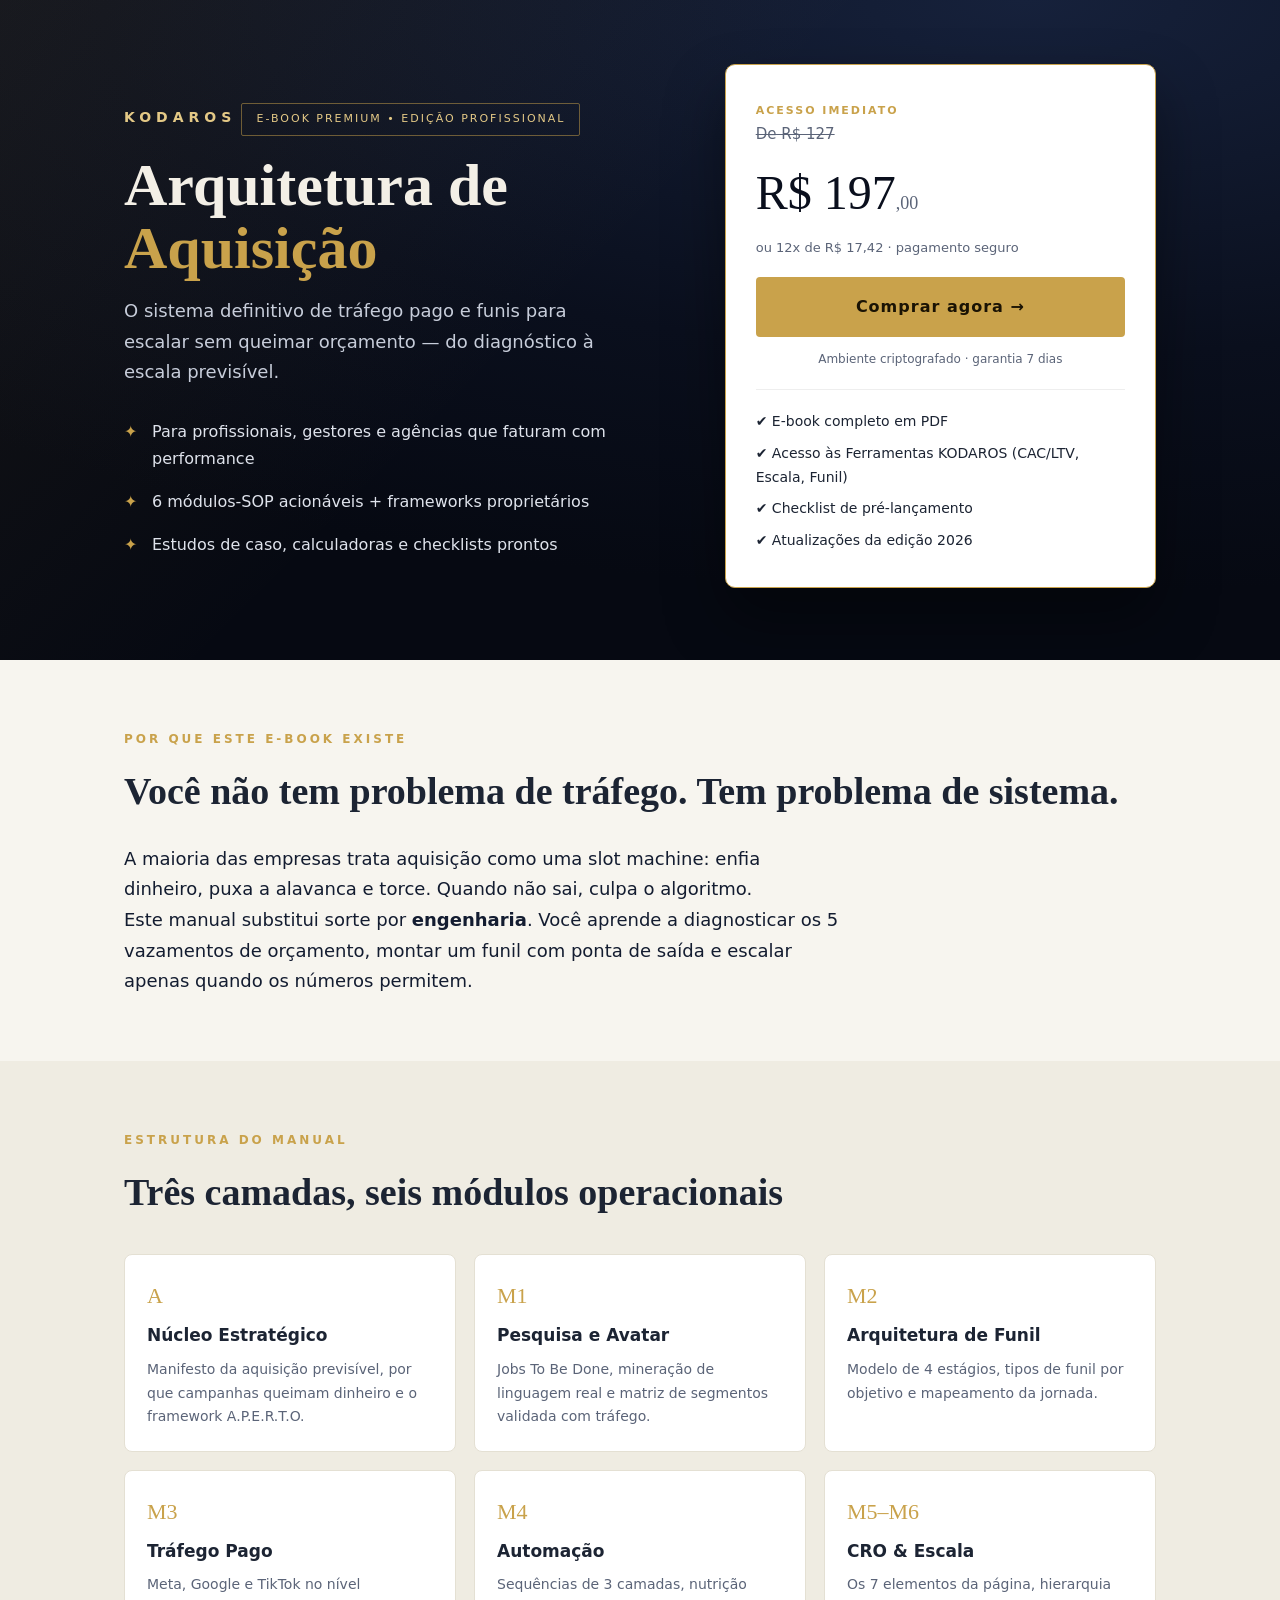
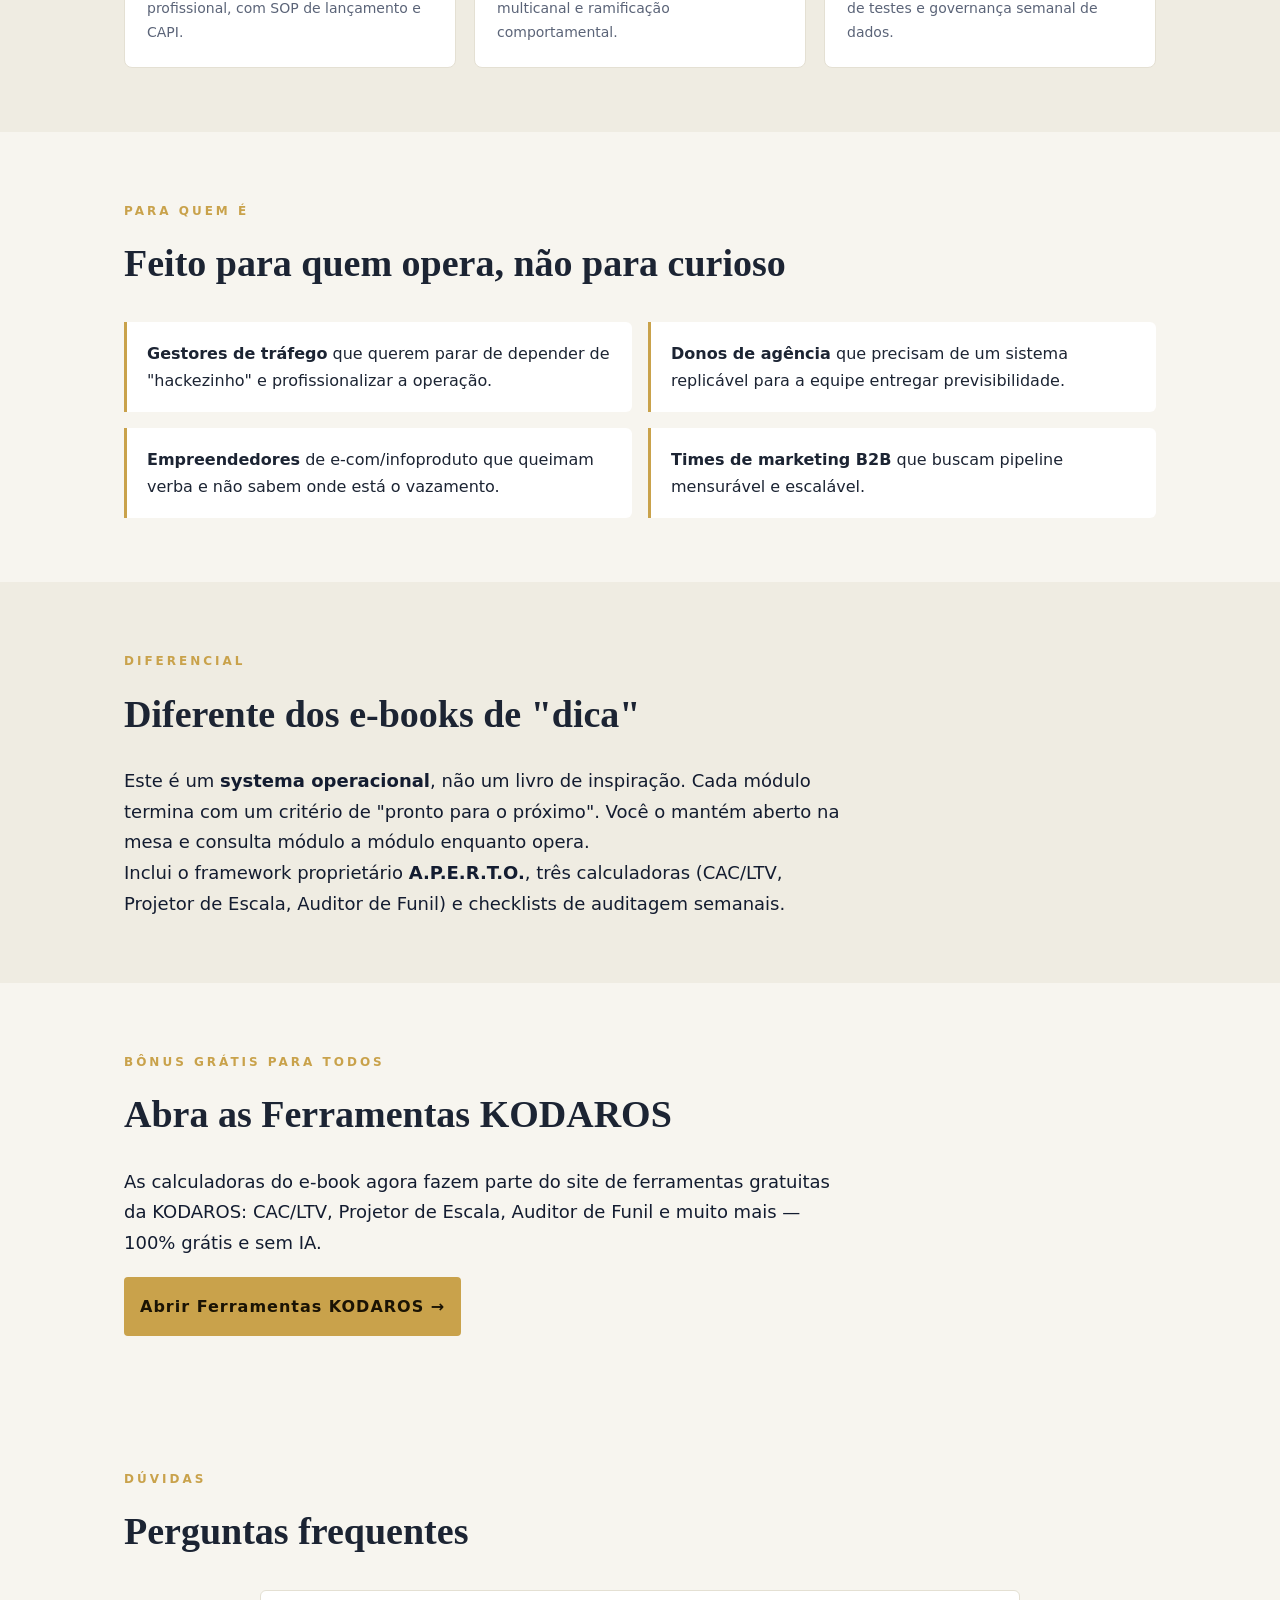
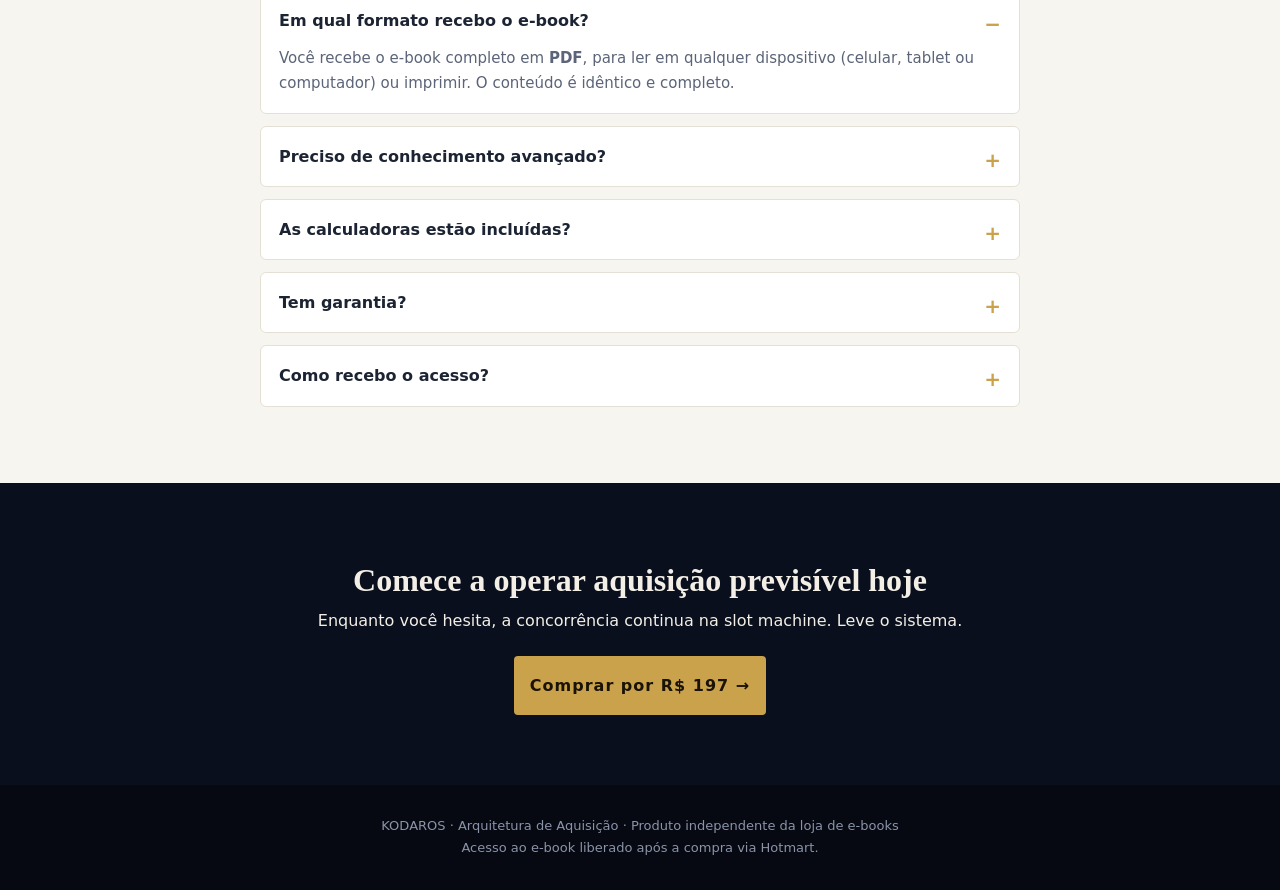
<file: index.html>
<!DOCTYPE html>
<html lang="pt-BR">
<head>
  <meta charset="UTF-8">
  <meta http-equiv="refresh" content="0; url=venda.html">
  <link rel="canonical" href="venda.html">
  <title>Arquitetura de Aquisição — KODAROS</title>
</head>
<body>
  <p>Redirecionando para a página de vendas… <a href="venda.html">clique aqui</a>.</p>
</body>
</html>
</file>
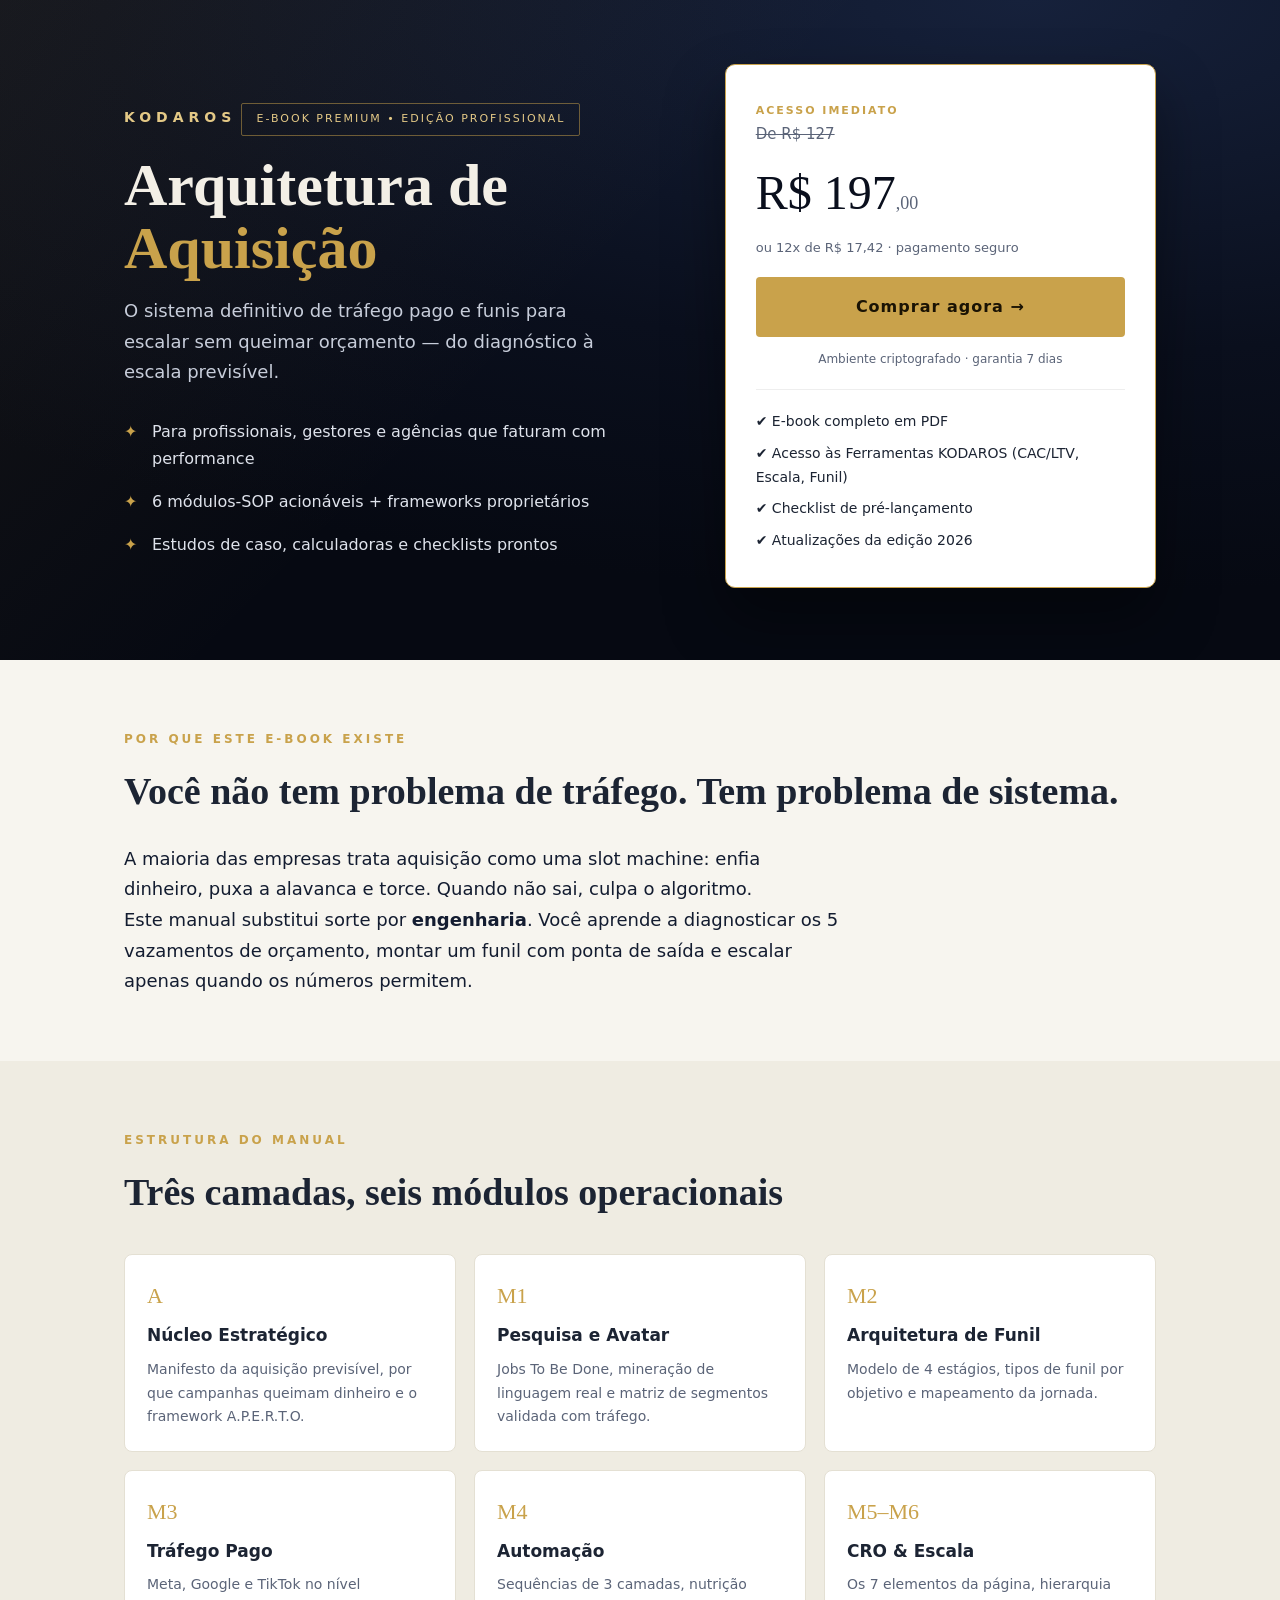
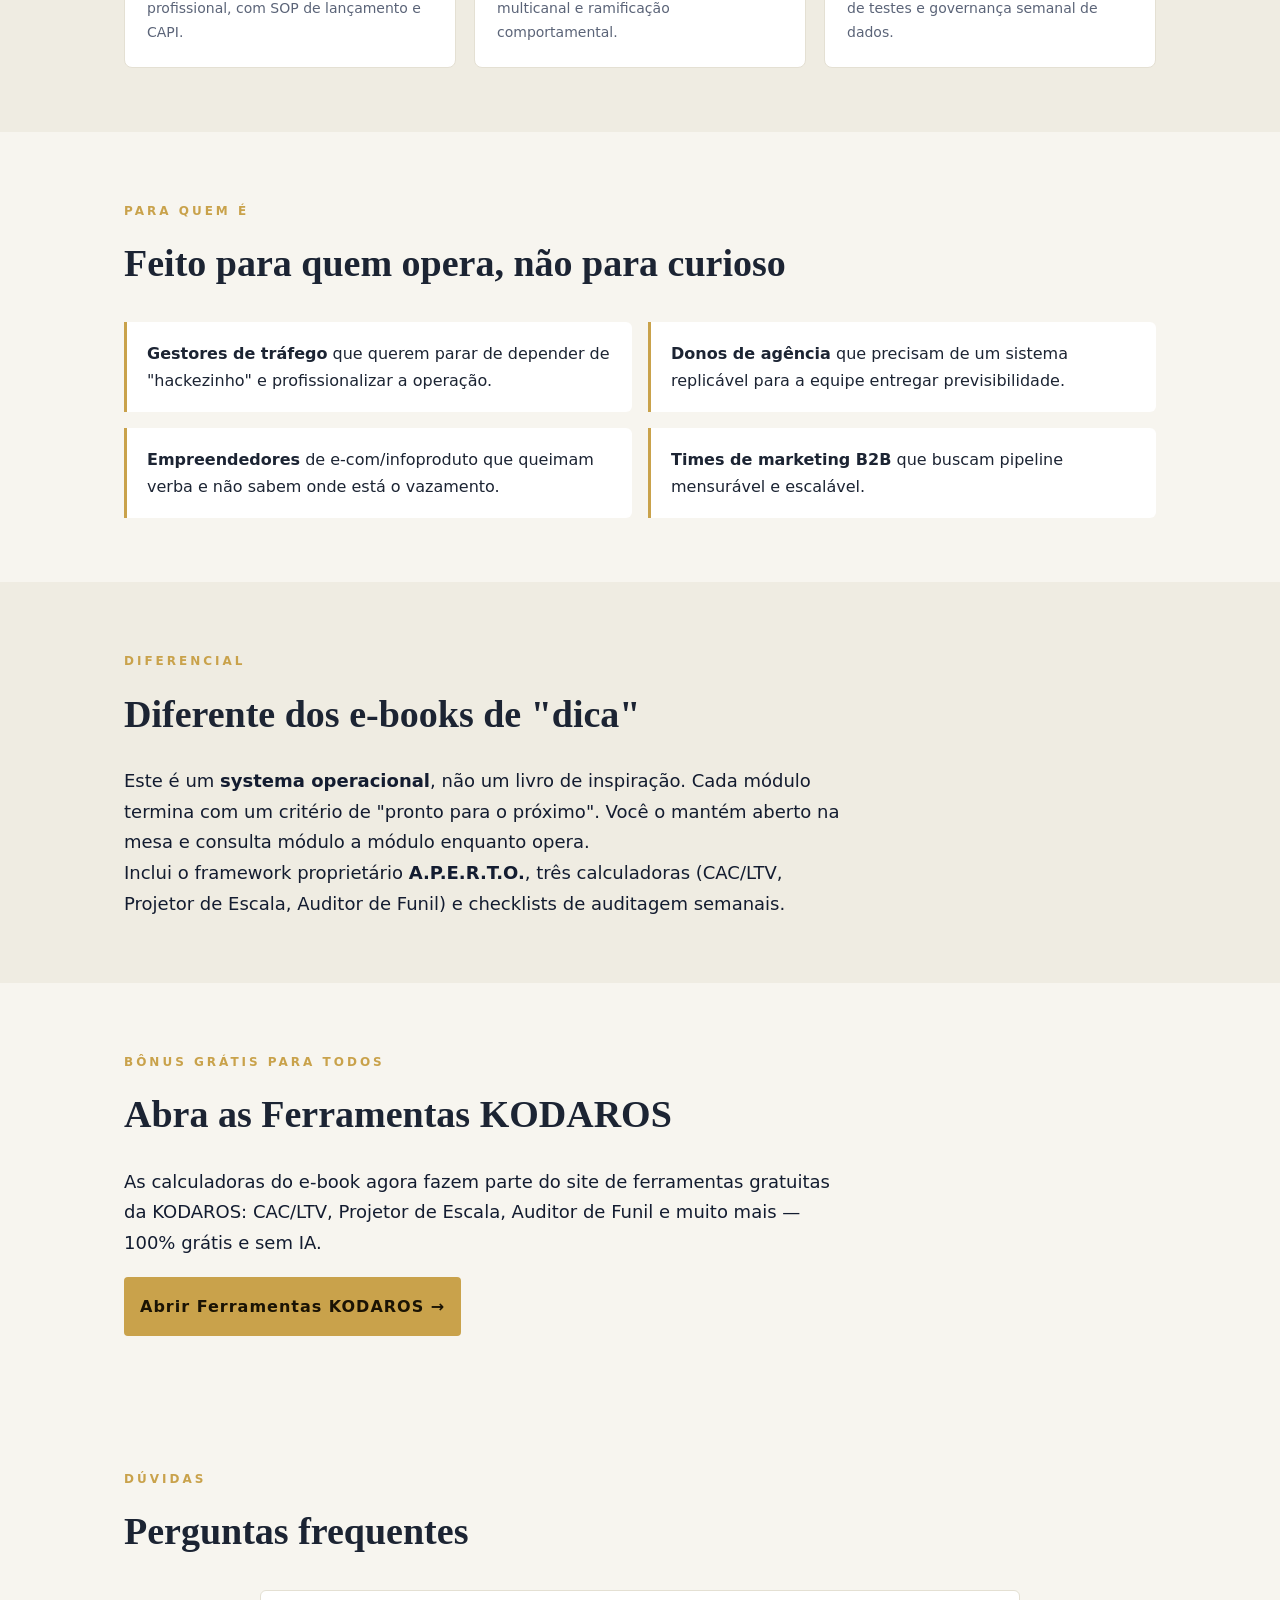
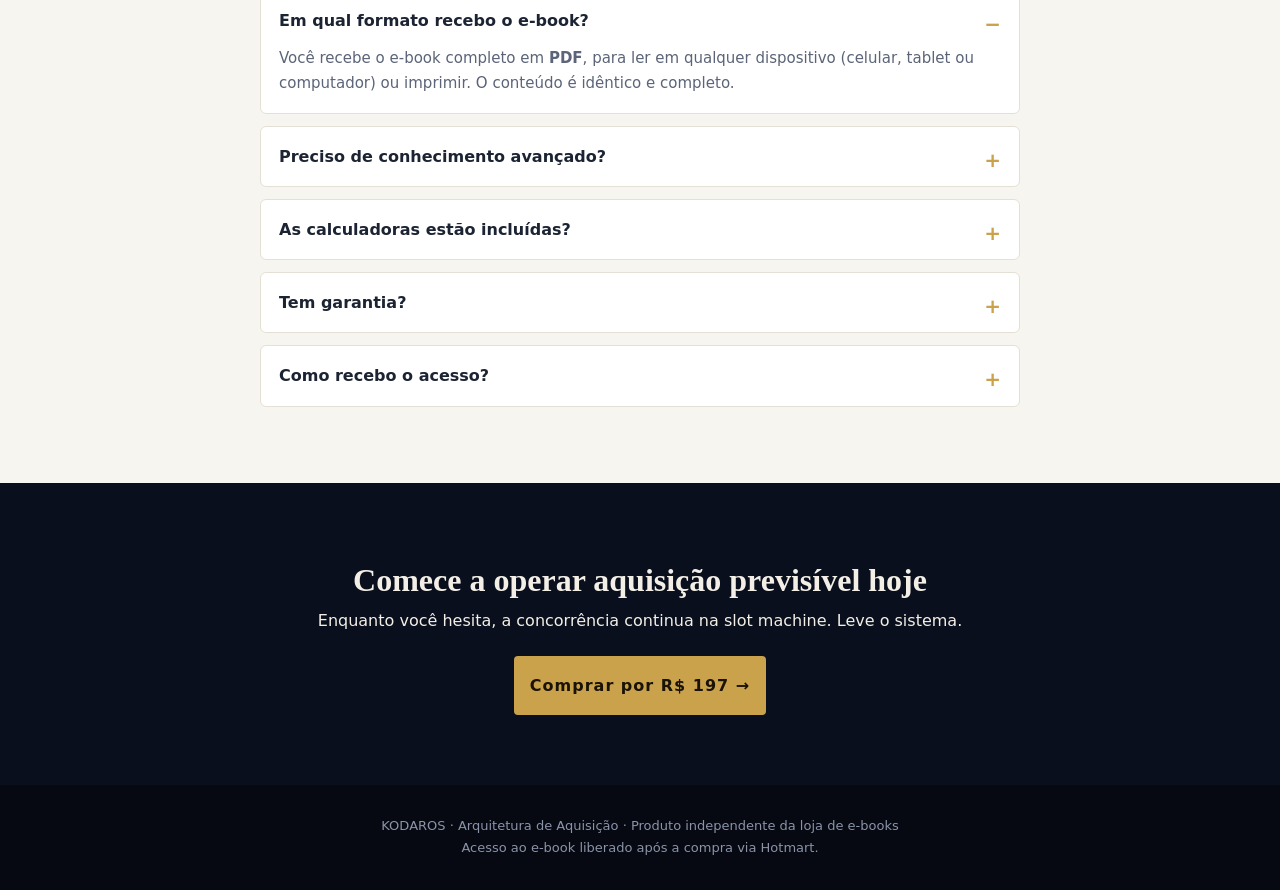
<file: venda.html>
<!DOCTYPE html>
<html lang="pt-BR">
<head>
<meta charset="UTF-8">
<meta name="viewport" content="width=device-width, initial-scale=1.0">
<title>Arquitetura de Aquisição — E-book Premium | KODAROS</title>
<meta name="description" content="O sistema definitivo de tráfego pago e funis para escalar sem queimar orçamento. E-book avançado para profissionais e agências. R$ 197.">
<link rel="stylesheet" href="venda.css">
</head>
<body>

<!-- HERO -->
<section class="hero">
  <div class="wrap">
    <div>
      <span class="brand">KODAROS</span>
      <span class="kicker">E-book Premium • Edição Profissional</span>
      <h1>Arquitetura de <em>Aquisição</em></h1>
      <p class="sub">O sistema definitivo de tráfego pago e funis para escalar sem queimar orçamento — do diagnóstico à escala previsível.</p>
      <ul>
        <li>Para profissionais, gestores e agências que faturam com performance</li>
        <li>6 módulos-SOP acionáveis + frameworks proprietários</li>
        <li>Estudos de caso, calculadoras e checklists prontos</li>
      </ul>
    </div>
    <div class="pricecard">
      <span class="tag">Acesso imediato</span>
      <div class="old">De R$ 127</div>
      <div class="now">R$ 197<small>,00</small></div>
      <div class="pay">ou 12x de R$ 17,42 · pagamento seguro</div>
      <!-- LINK DE CHECKOUT DA HOTMART: definido abaixo -->
      <a class="btn-buy" href="https://pay.hotmart.com/B107295159O" target="_blank" rel="noopener">Comprar agora →</a>
      <div class="secure">Ambiente criptografado · garantia 7 dias</div>
      <div class="inc">
        <div>✔ E-book completo em PDF</div>
        <div>✔ Acesso às Ferramentas KODAROS (CAC/LTV, Escala, Funil)</div>
        <div>✔ Checklist de pré-lançamento</div>
        <div>✔ Atualizações da edição 2026</div>
      </div>
    </div>
  </div>
</section>

<!-- O PROBLEMA -->
<section class="block">
  <div class="wrap">
    <span class="eyebrow">Por que este e-book existe</span>
    <h2 class="title">Você não tem problema de tráfego. Tem problema de sistema.</h2>
    <p class="lead">A maioria das empresas trata aquisição como uma slot machine: enfia dinheiro, puxa a alavanca e torce. Quando não sai, culpa o algoritmo.</p>
    <p class="lead">Este manual substitui sorte por <strong>engenharia</strong>. Você aprende a diagnosticar os 5 vazamentos de orçamento, montar um funil com ponta de saída e escalar apenas quando os números permitem.</p>
  </div>
</section>

<!-- O QUE VOCÊ RECEBE / MÓDULOS -->
<section class="block alt">
  <div class="wrap">
    <span class="eyebrow">Estrutura do manual</span>
    <h2 class="title">Três camadas, seis módulos operacionais</h2>
    <div class="grid3">
      <div class="card"><div class="n">A</div><h4>Núcleo Estratégico</h4><p>Manifesto da aquisição previsível, por que campanhas queimam dinheiro e o framework A.P.E.R.T.O.</p></div>
      <div class="card"><div class="n">M1</div><h4>Pesquisa e Avatar</h4><p>Jobs To Be Done, mineração de linguagem real e matriz de segmentos validada com tráfego.</p></div>
      <div class="card"><div class="n">M2</div><h4>Arquitetura de Funil</h4><p>Modelo de 4 estágios, tipos de funil por objetivo e mapeamento da jornada.</p></div>
      <div class="card"><div class="n">M3</div><h4>Tráfego Pago</h4><p>Meta, Google e TikTok no nível profissional, com SOP de lançamento e CAPI.</p></div>
      <div class="card"><div class="n">M4</div><h4>Automação</h4><p>Sequências de 3 camadas, nutrição multicanal e ramificação comportamental.</p></div>
      <div class="card"><div class="n">M5–M6</div><h4>CRO & Escala</h4><p>Os 7 elementos da página, hierarquia de testes e governança semanal de dados.</p></div>
    </div>
  </div>
</section>

<!-- PARA QUEM -->
<section class="block">
  <div class="wrap">
    <span class="eyebrow">Para quem é</span>
    <h2 class="title">Feito para quem opera, não para curioso</h2>
    <div class="aud">
      <div class="item"><strong>Gestores de tráfego</strong> que querem parar de depender de "hackezinho" e profissionalizar a operação.</div>
      <div class="item"><strong>Donos de agência</strong> que precisam de um sistema replicável para a equipe entregar previsibilidade.</div>
      <div class="item"><strong>Empreendedores</strong> de e-com/infoproduto que queimam verba e não sabem onde está o vazamento.</div>
      <div class="item"><strong>Times de marketing B2B</strong> que buscam pipeline mensurável e escalável.</div>
    </div>
  </div>
</section>

<!-- DIFERENCIAL -->
<section class="block alt">
  <div class="wrap">
    <span class="eyebrow">Diferencial</span>
    <h2 class="title">Diferente dos e-books de "dica"</h2>
    <p class="lead">Este é um <strong>systema operacional</strong>, não um livro de inspiração. Cada módulo termina com um critério de "pronto para o próximo". Você o mantém aberto na mesa e consulta módulo a módulo enquanto opera.</p>
    <p class="lead">Inclui o framework proprietário <strong>A.P.E.R.T.O.</strong>, três calculadoras (CAC/LTV, Projetor de Escala, Auditor de Funil) e checklists de auditagem semanais.</p>
  </div>
</section>

<!-- FERRAMENTAS KODAROS -->
<section class="block">
  <div class="wrap">
    <span class="eyebrow">Bônus grátis para todos</span>
    <h2 class="title">Abra as Ferramentas KODAROS</h2>
    <p class="lead">As calculadoras do e-book agora fazem parte do site de ferramentas gratuitas da KODAROS: CAC/LTV, Projetor de Escala, Auditor de Funil e muito mais — 100% grátis e sem IA.</p>
    <p style="margin-top:18px"><a class="btn-buy" style="display:inline-block;max-width:360px" href="https://kelvinoliveiracode.github.io/kodarosferramentas/" target="_blank" rel="noopener">Abrir Ferramentas KODAROS →</a></p>
  </div>
</section>

<!-- FAQ -->
<section class="block">
  <div class="wrap">
    <span class="eyebrow">Dúvidas</span>
    <h2 class="title">Perguntas frequentes</h2>
    <div class="faq">
      <details open><summary>Em qual formato recebo o e-book?</summary><p>Você recebe o e-book completo em <strong>PDF</strong>, para ler em qualquer dispositivo (celular, tablet ou computador) ou imprimir. O conteúdo é idêntico e completo.</p></details>
      <details><summary>Preciso de conhecimento avançado?</summary><p>O conteúdo é nível profissional, mas estruturado em SOPs passo a passo. Quem já opera tráfego absorve rápido; iniciantes avançados também conseguem seguir.</p></details>
      <details><summary>As calculadoras estão incluídas?</summary><p>Sim. As calculadoras de CAC/LTV, Projetor de Escala e Auditor de Funil fazem parte do <strong>site de ferramentas gratuitas da KODAROS</strong> (kelvinoliveiracode.github.io/kodarosferramentas) e são gratuitas para todos.</p></details>
      <details><summary>Tem garantia?</summary><p>Sim, 7 dias. Se não for para você, devolvemos o valor integral — sem perguntas.</p></details>
      <details><summary>Como recebo o acesso?</summary><p>Após a confirmação do pagamento, você recebe por e-mail o link de acesso imediato para baixar o e-book em PDF e o guia de uso.</p></details>
    </div>
  </div>
</section>

<!-- CTA FINAL -->
<section class="final">
  <div class="wrap">
    <h2>Comece a operar aquisição previsível hoje</h2>
    <p>Enquanto você hesita, a concorrência continua na slot machine. Leve o sistema.</p>
    <!-- LINK DE CHECKOUT DA HOTMART: esta definido abaixo (B107295159O) -->
    <a class="btn-buy" href="https://pay.hotmart.com/B107295159O" target="_blank" rel="noopener">Comprar por R$ 197 →</a>
  </div>
</section>

<footer class="foot">
  <div class="wrap">
    KODAROS · Arquitetura de Aquisição · Produto independente da loja de e-books<br>
    Acesso ao e-book liberado após a compra via Hotmart.
  </div>
</footer>

</body>
</html>
</file>
<file: venda.css>
/* =========================================================
   ARQUITETURA DE AQUISIÇÃO — Landing de Vendas (R$197)
   Estilo executivo distinto do e-book e do site principal.
   ========================================================= */
* { box-sizing: border-box; margin: 0; padding: 0; }
:root {
  --navy: #0a0f1d;
  --navy2: #131c30;
  --gold: #c9a24b;
  --gold2: #e4c986;
  --paper: #f7f5ef;
  --ink: #1c2433;
  --muted: #5b6478;
  --sans: "Figtree", "Segoe UI", system-ui, sans-serif;
  --serif: Georgia, "Times New Roman", serif;
}
body { font-family: var(--sans); color: var(--ink); background: var(--paper); line-height: 1.7; }
.wrap { max-width: 1080px; margin: 0 auto; padding: 0 24px; }
a { color: inherit; }

/* HERO */
.hero { background: radial-gradient(120% 90% at 80% 0%, #16213b, #0a0f1d 60%, #060912); color: #f3efe6; padding: 64px 0 72px; position: relative; overflow: hidden; }
.hero::after { content:""; position:absolute; inset:0; background: linear-gradient(135deg, rgba(201,162,75,.08), transparent 45%); pointer-events:none; }
.hero .wrap { display: grid; grid-template-columns: 1.3fr 1fr; gap: 40px; align-items: center; position: relative; z-index: 2; }
.brand { letter-spacing: 5px; font-weight: 700; color: var(--gold2); font-size: 14px; }
.hero .kicker { display:inline-block; border:1px solid rgba(201,162,75,.5); color: var(--gold2); padding:6px 14px; border-radius:2px; font-size:11px; letter-spacing:2px; text-transform:uppercase; margin:18px 0; }
.hero h1 { font-family: var(--serif); font-size: clamp(34px, 6vw, 60px); line-height: 1.05; }
.hero h1 em { color: var(--gold); font-style: normal; }
.hero p.sub { color: #c7cdda; font-size: 18px; font-weight: 300; margin-top: 16px; max-width: 480px; }
.hero ul { margin: 22px 0 0; padding-left: 0; list-style: none; }
.hero ul li { padding: 8px 0 8px 28px; position: relative; color: #dfe3ec; }
.hero ul li::before { content:"✦"; position:absolute; left:0; color: var(--gold); }

/* CARD PREÇO */
.pricecard { background: #fff; color: var(--ink); border-radius: 10px; padding: 30px; box-shadow: 0 30px 60px rgba(0,0,0,.4); border: 1px solid var(--gold); }
.pricecard .tag { font-size: 11px; letter-spacing: 2px; text-transform: uppercase; color: var(--gold); font-weight: 700; }
.pricecard .old { color: var(--muted); text-decoration: line-through; font-size: 15px; }
.pricecard .now { font-family: var(--serif); font-size: 48px; color: var(--navy); margin: 4px 0; }
.pricecard .now small { font-size: 18px; color: var(--muted); }
.pricecard .pay { font-size: 13px; color: var(--muted); margin-bottom: 18px; }
.btn-buy { display: block; text-align: center; background: var(--gold); color: #1a1304; font-weight: 700; padding: 16px; border-radius: 4px; text-decoration: none; letter-spacing: 1px; transition: transform .15s ease, background .2s; }
.btn-buy:hover { background: var(--gold2); transform: translateY(-2px); }
.pricecard .secure { text-align: center; font-size: 12px; color: var(--muted); margin-top: 12px; }
.pricecard .inc { margin-top: 20px; border-top: 1px solid #eee; padding-top: 16px; font-size: 14px; }
.pricecard .inc div { padding: 4px 0; }

/* SEÇÕES */
section.block { padding: 64px 0; }
section.block.alt { background: #efece2; }
.eyebrow { color: var(--gold); letter-spacing: 3px; font-size: 12px; text-transform: uppercase; font-weight: 700; }
h2.title { font-family: var(--serif); font-size: clamp(26px, 4vw, 38px); margin: 8px 0 20px; }
p.lead { font-size: 18px; color: var(--navy2); max-width: 720px; }

/* GRID DE MÓDULOS */
.grid3 { display: grid; grid-template-columns: repeat(3,1fr); gap: 18px; margin-top: 30px; }
.card { background: #fff; border: 1px solid #e4e0d3; border-radius: 8px; padding: 22px; }
.card .n { font-family: var(--serif); font-size: 22px; color: var(--gold); }
.card h4 { font-size: 17px; margin: 6px 0 8px; }
.card p { font-size: 14px; color: var(--muted); }

/* PARA QUEM */
.aud { display: grid; grid-template-columns: repeat(2,1fr); gap: 16px; margin-top: 26px; }
.aud .item { background: #fff; padding: 18px 20px; border-left: 3px solid var(--gold); border-radius: 0 6px 6px 0; }

/* FAQ */
.faq { max-width: 760px; margin: 26px auto 0; }
.faq details { background: #fff; border: 1px solid #e4e0d3; border-radius: 6px; padding: 16px 18px; margin-bottom: 12px; }
.faq summary { font-weight: 600; cursor: pointer; list-style: none; }
.faq summary::-webkit-details-marker { display: none; }
.faq summary::after { content: "+"; float: right; color: var(--gold); font-size: 20px; }
.faq details[open] summary::after { content: "−"; }
.faq p { font-size: 15px; color: var(--muted); margin: 12px 0 0; }

/* CTA FINAL */
.final { background: var(--navy); color: #f3efe6; text-align: center; padding: 70px 0; }
.final h2 { font-family: var(--serif); font-size: 32px; }
.final .btn-buy { display: inline-block; max-width: 320px; margin: 22px auto 0; }

/* FOOTER */
.foot { background: #060912; color: #8b93a8; text-align: center; padding: 30px 0; font-size: 13px; }
.foot a { color: var(--gold2); text-decoration: none; }

@media (max-width: 820px) {
  .hero .wrap { grid-template-columns: 1fr; }
  .grid3 { grid-template-columns: 1fr; }
  .aud { grid-template-columns: 1fr; }
}
</file>
